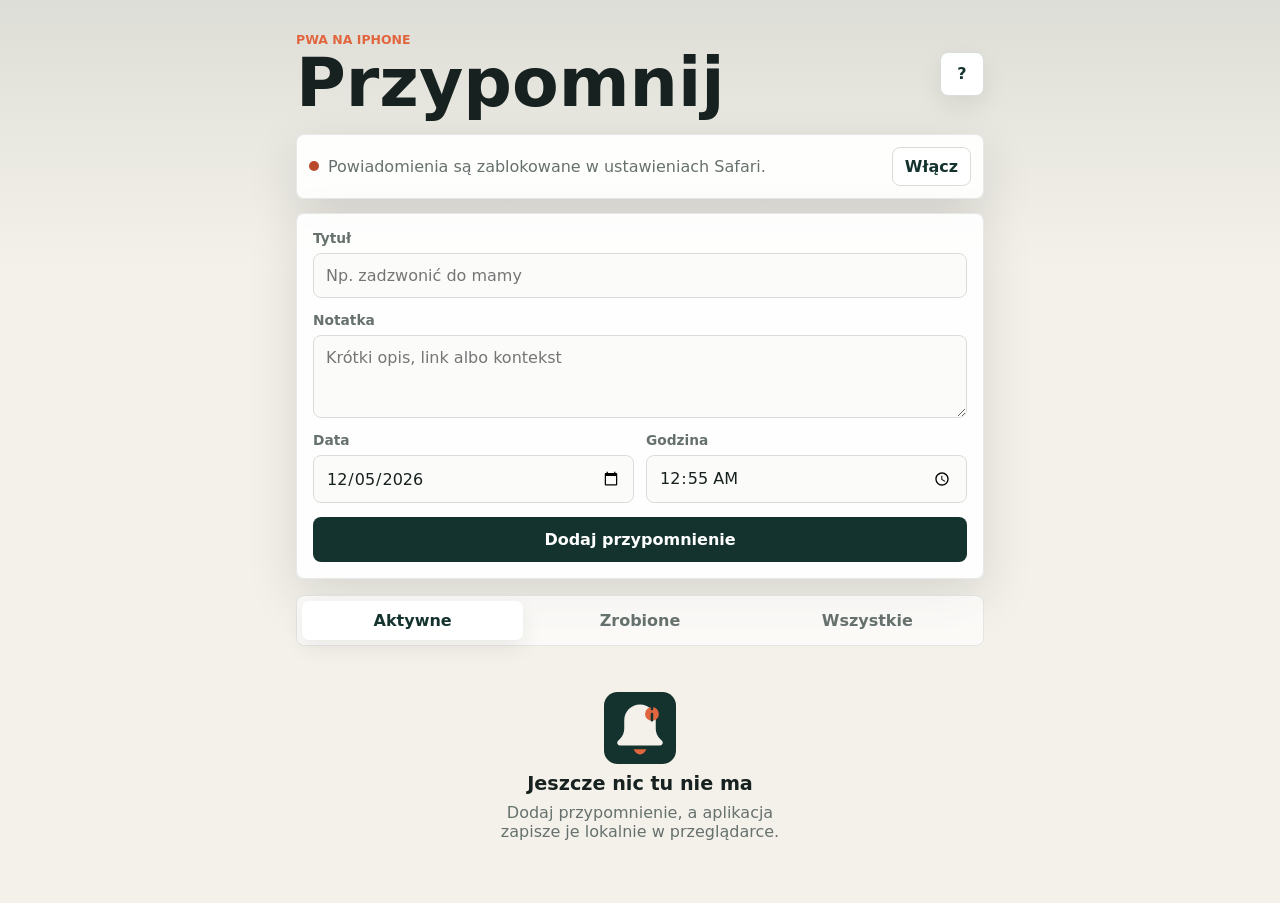
<file: pwa/index.html>
<!doctype html>
<html lang="pl">
  <head>
    <meta charset="utf-8">
    <meta name="viewport" content="width=device-width, initial-scale=1, viewport-fit=cover">
    <meta name="theme-color" content="#14332f">
    <meta name="apple-mobile-web-app-capable" content="yes">
    <meta name="apple-mobile-web-app-status-bar-style" content="black-translucent">
    <meta name="apple-mobile-web-app-title" content="Przypomnij">
    <title>Przypomnij</title>
    <link rel="manifest" href="./manifest.webmanifest">
    <link rel="apple-touch-icon" href="./icon.svg">
    <link rel="stylesheet" href="./styles.css">
  </head>
  <body>
    <main class="app-shell">
      <section class="topbar" aria-label="Podsumowanie">
        <div>
          <p class="eyebrow">PWA na iPhone</p>
          <h1>Przypomnij</h1>
        </div>
        <button class="icon-button" id="installHelpButton" type="button" aria-label="Jak dodać na ekran główny">
          <span aria-hidden="true">?</span>
        </button>
      </section>

      <section class="status-panel" aria-live="polite">
        <div>
          <span class="status-dot" id="notificationDot"></span>
          <span id="notificationStatus">Sprawdzam powiadomienia...</span>
        </div>
        <button id="enableNotificationsButton" type="button">Włącz</button>
      </section>

      <form class="composer" id="reminderForm">
        <label>
          <span>Tytuł</span>
          <input id="titleInput" name="title" type="text" placeholder="Np. zadzwonić do mamy" autocomplete="off" required>
        </label>

        <label>
          <span>Notatka</span>
          <textarea id="noteInput" name="note" rows="3" placeholder="Krótki opis, link albo kontekst"></textarea>
        </label>

        <div class="field-grid">
          <label>
            <span>Data</span>
            <input id="dateInput" name="date" type="date" required>
          </label>
          <label>
            <span>Godzina</span>
            <input id="timeInput" name="time" type="time" required>
          </label>
        </div>

        <button class="primary-button" type="submit">Dodaj przypomnienie</button>
      </form>

      <section class="toolbar" aria-label="Widoki">
        <button class="segment active" type="button" data-filter="active">Aktywne</button>
        <button class="segment" type="button" data-filter="done">Zrobione</button>
        <button class="segment" type="button" data-filter="all">Wszystkie</button>
      </section>

      <section class="list-wrap">
        <ul class="reminder-list" id="reminderList"></ul>
        <div class="empty-state" id="emptyState">
          <img src="./icon.svg" alt="" width="72" height="72">
          <h2>Jeszcze nic tu nie ma</h2>
          <p>Dodaj przypomnienie, a aplikacja zapisze je lokalnie w przeglądarce.</p>
        </div>
      </section>
    </main>

    <dialog id="installDialog">
      <form method="dialog">
        <h2>Jak odpalić na iPhonie</h2>
        <ol>
          <li>Wrzuć folder `pwa` na hosting z HTTPS, np. GitHub Pages albo Netlify.</li>
          <li>Otwórz link w Safari na iPhonie.</li>
          <li>Kliknij ikonę udostępniania.</li>
          <li>Wybierz “Do ekranu początkowego”.</li>
          <li>Uruchom aplikację z ikony i włącz powiadomienia.</li>
        </ol>
        <p>Najpewniejsze alerty uzyskasz przez przycisk “Kalendarz” przy przypomnieniu.</p>
        <button class="primary-button" type="submit">OK</button>
      </form>
    </dialog>

    <template id="reminderTemplate">
      <li class="reminder-card">
        <div class="card-main">
          <button class="check-button" type="button" aria-label="Oznacz jako zrobione"></button>
          <div class="card-copy">
            <h2></h2>
            <p class="note"></p>
            <p class="date-line"></p>
          </div>
        </div>
        <div class="card-actions">
          <button class="calendar-button" type="button">Kalendarz</button>
          <button class="delete-button" type="button">Usuń</button>
        </div>
      </li>
    </template>

    <script src="./app.js" type="module"></script>
  </body>
</html>
</file>
<file: pwa/styles.css>
:root {
  color-scheme: light;
  --bg: #f4f1ea;
  --panel: #ffffff;
  --ink: #17211f;
  --muted: #66716e;
  --line: #d7ded8;
  --brand: #14332f;
  --brand-2: #e1663f;
  --ok: #168557;
  --warn: #b9492d;
  --shadow: 0 18px 50px rgba(21, 34, 31, 0.13);
}

* {
  box-sizing: border-box;
}

body {
  margin: 0;
  min-height: 100svh;
  background:
    linear-gradient(180deg, rgba(20, 51, 47, 0.1), transparent 270px),
    var(--bg);
  color: var(--ink);
  font-family: Inter, ui-sans-serif, system-ui, -apple-system, BlinkMacSystemFont, "Segoe UI", sans-serif;
}

button,
input,
textarea {
  font: inherit;
}

button {
  cursor: pointer;
}

.app-shell {
  width: min(720px, 100%);
  min-height: 100svh;
  margin: 0 auto;
  padding: max(18px, env(safe-area-inset-top)) 16px max(28px, env(safe-area-inset-bottom));
}

.topbar {
  display: flex;
  align-items: center;
  justify-content: space-between;
  gap: 16px;
  padding: 14px 0 18px;
}

.eyebrow {
  margin: 0 0 4px;
  color: var(--brand-2);
  font-size: 0.78rem;
  font-weight: 800;
  letter-spacing: 0;
  text-transform: uppercase;
}

h1,
h2,
p {
  margin: 0;
}

h1 {
  font-size: clamp(2.1rem, 12vw, 4.25rem);
  line-height: 0.95;
}

.icon-button {
  display: grid;
  width: 44px;
  height: 44px;
  place-items: center;
  border: 1px solid var(--line);
  border-radius: 8px;
  background: var(--panel);
  color: var(--brand);
  font-weight: 900;
  box-shadow: 0 10px 24px rgba(21, 34, 31, 0.08);
}

.status-panel,
.composer,
.reminder-card,
dialog {
  border: 1px solid rgba(20, 51, 47, 0.1);
  border-radius: 8px;
  background: rgba(255, 255, 255, 0.92);
  box-shadow: var(--shadow);
}

.status-panel {
  display: flex;
  align-items: center;
  justify-content: space-between;
  gap: 12px;
  margin-bottom: 14px;
  padding: 12px;
  color: var(--muted);
}

.status-panel div {
  display: flex;
  align-items: center;
  gap: 9px;
  min-width: 0;
}

.status-panel span:last-child {
  overflow-wrap: anywhere;
}

.status-dot {
  width: 10px;
  height: 10px;
  flex: 0 0 auto;
  border-radius: 999px;
  background: var(--warn);
}

.status-dot.ready {
  background: var(--ok);
}

.status-panel button,
.calendar-button,
.delete-button {
  border: 1px solid var(--line);
  border-radius: 8px;
  background: #fff;
  color: var(--brand);
  font-weight: 750;
  padding: 9px 12px;
}

.composer {
  display: grid;
  gap: 14px;
  padding: 16px;
}

label {
  display: grid;
  gap: 7px;
}

label span {
  color: var(--muted);
  font-size: 0.86rem;
  font-weight: 760;
}

input,
textarea {
  width: 100%;
  border: 1px solid var(--line);
  border-radius: 8px;
  background: #fbfcfa;
  color: var(--ink);
  padding: 12px;
  outline: none;
}

input:focus,
textarea:focus {
  border-color: var(--brand-2);
  box-shadow: 0 0 0 3px rgba(225, 102, 63, 0.18);
}

textarea {
  resize: vertical;
}

.field-grid {
  display: grid;
  grid-template-columns: 1fr 1fr;
  gap: 12px;
}

.primary-button {
  border: 0;
  border-radius: 8px;
  background: var(--brand);
  color: #fff;
  font-weight: 850;
  padding: 13px 16px;
}

.toolbar {
  display: grid;
  grid-template-columns: repeat(3, 1fr);
  gap: 6px;
  margin: 16px 0 12px;
  padding: 5px;
  border: 1px solid rgba(20, 51, 47, 0.1);
  border-radius: 8px;
  background: rgba(255, 255, 255, 0.65);
}

.segment {
  min-width: 0;
  border: 0;
  border-radius: 7px;
  background: transparent;
  color: var(--muted);
  font-weight: 800;
  padding: 10px 8px;
}

.segment.active {
  background: var(--panel);
  color: var(--brand);
  box-shadow: 0 8px 20px rgba(21, 34, 31, 0.08);
}

.list-wrap {
  position: relative;
}

.reminder-list {
  display: grid;
  gap: 10px;
  margin: 0;
  padding: 0;
  list-style: none;
}

.reminder-card {
  display: grid;
  gap: 12px;
  padding: 14px;
}

.reminder-card.done {
  opacity: 0.62;
}

.card-main {
  display: grid;
  grid-template-columns: 36px 1fr;
  gap: 12px;
  align-items: start;
}

.check-button {
  width: 36px;
  height: 36px;
  border: 2px solid var(--line);
  border-radius: 8px;
  background: #fff;
}

.reminder-card.done .check-button {
  border-color: var(--ok);
  background: var(--ok);
}

.reminder-card.done .check-button::after {
  content: "";
  display: block;
  width: 12px;
  height: 7px;
  margin: 10px auto 0;
  border: solid #fff;
  border-width: 0 0 3px 3px;
  transform: rotate(-45deg);
}

.card-copy {
  min-width: 0;
}

.card-copy h2 {
  overflow-wrap: anywhere;
  font-size: 1.05rem;
}

.note {
  margin-top: 5px;
  color: var(--muted);
  overflow-wrap: anywhere;
}

.date-line {
  margin-top: 8px;
  color: var(--brand-2);
  font-size: 0.88rem;
  font-weight: 800;
}

.date-line.overdue {
  color: var(--warn);
}

.card-actions {
  display: flex;
  flex-wrap: wrap;
  gap: 8px;
  padding-left: 48px;
}

.delete-button {
  color: var(--warn);
}

.empty-state {
  display: none;
  padding: 34px 18px;
  text-align: center;
}

.empty-state.visible {
  display: grid;
  justify-items: center;
  gap: 8px;
}

.empty-state h2 {
  font-size: 1.2rem;
}

.empty-state p {
  max-width: 320px;
  color: var(--muted);
}

dialog {
  width: min(420px, calc(100% - 32px));
  color: var(--ink);
  padding: 0;
}

dialog::backdrop {
  background: rgba(9, 19, 17, 0.46);
}

dialog form {
  display: grid;
  gap: 14px;
  padding: 18px;
}

dialog ol {
  display: grid;
  gap: 8px;
  margin: 0;
  padding-left: 22px;
  color: var(--muted);
}

@media (max-width: 420px) {
  .field-grid {
    grid-template-columns: 1fr;
  }

  .card-actions {
    padding-left: 0;
  }
}
</file>
